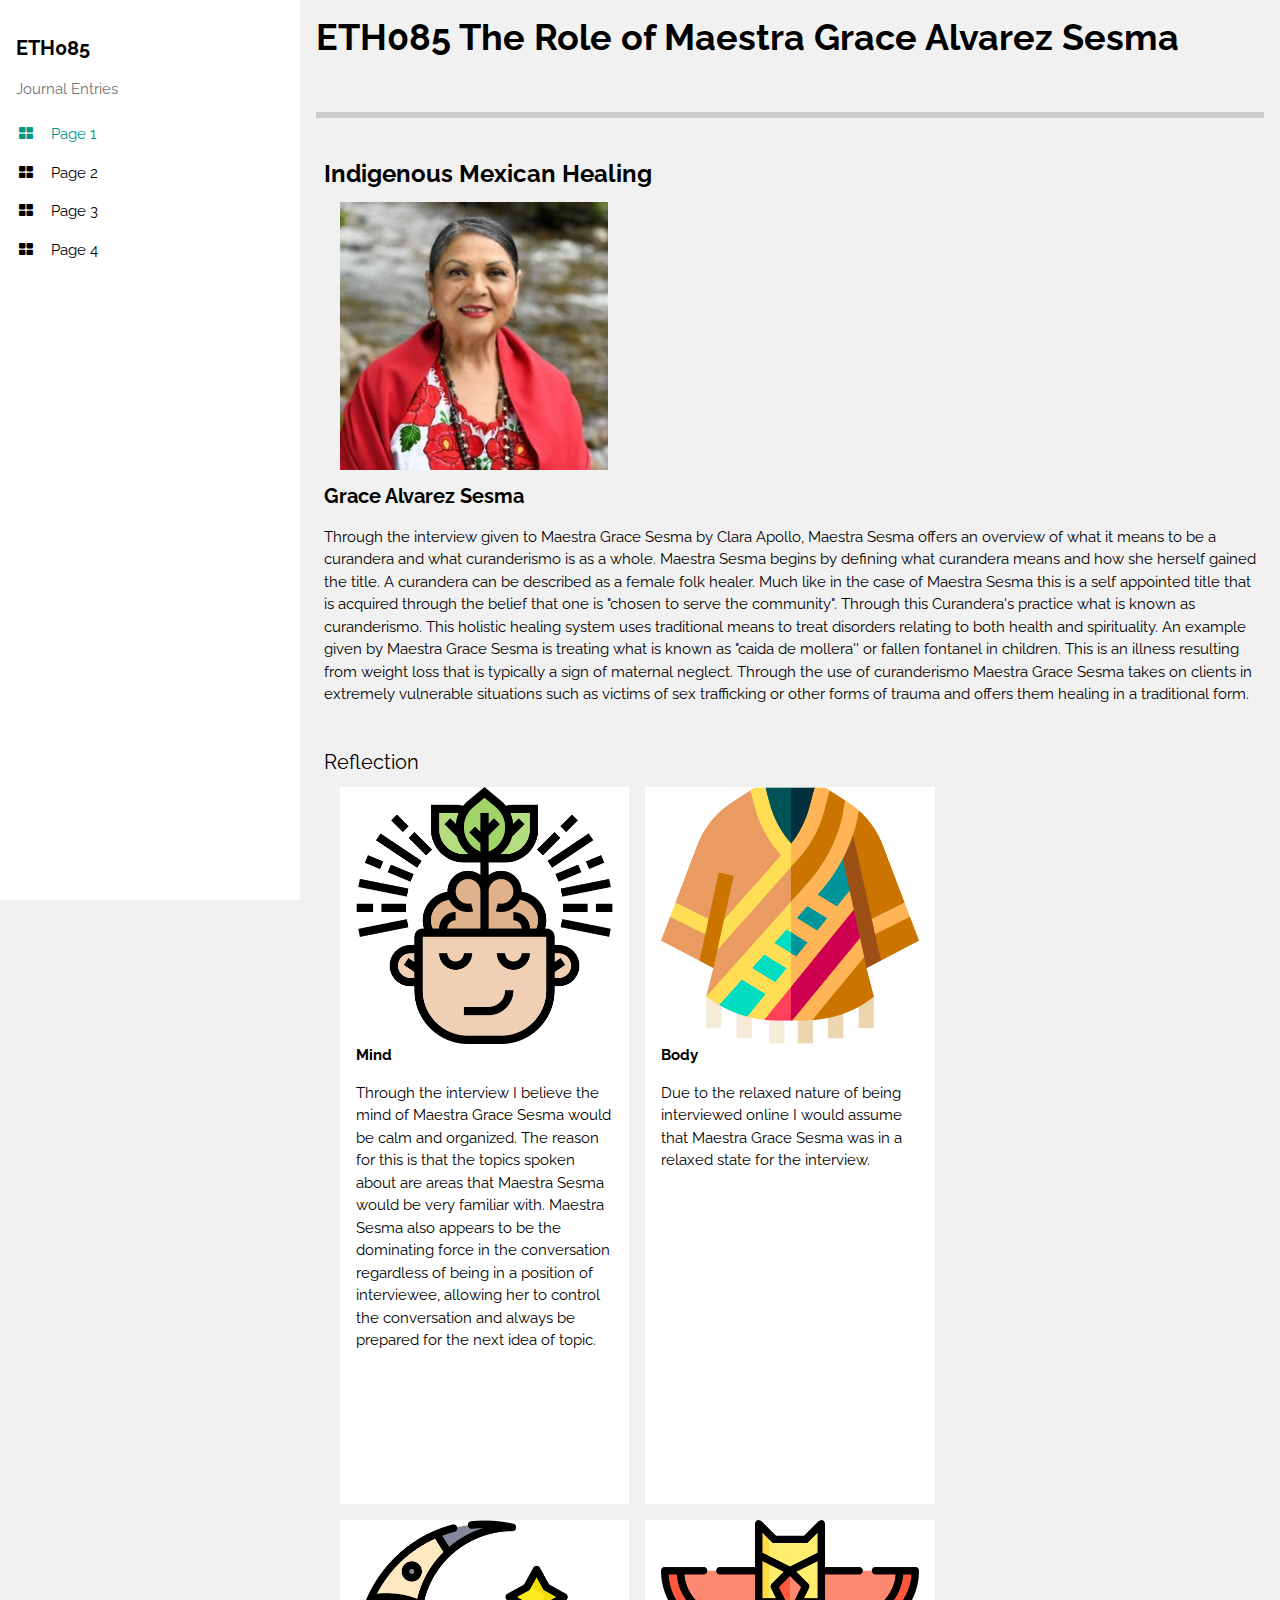
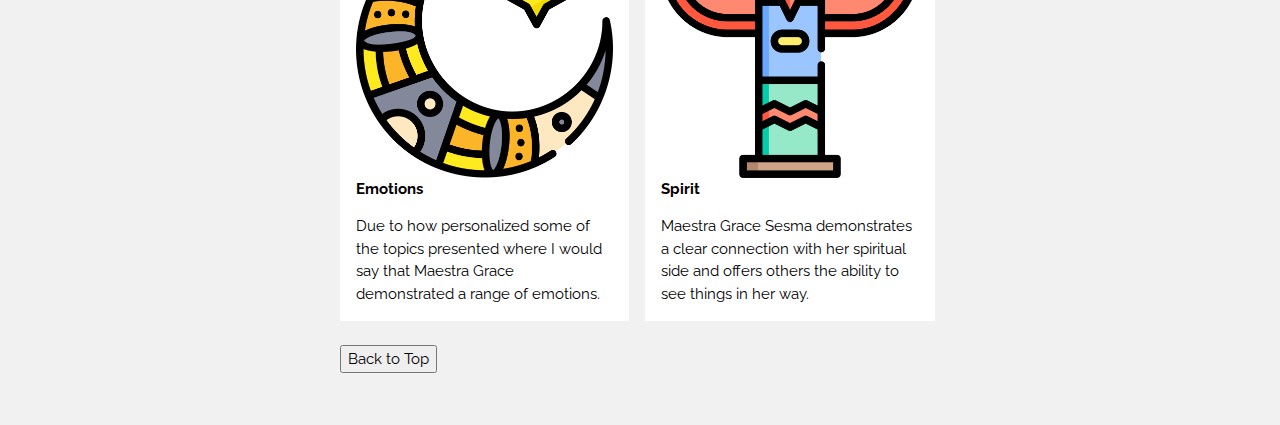
<file: index.html>
<!DOCTYPE html>
<html>
<head>
<title>Eth085 The Role of Maestra Grace Alvarez Sesma</title>
<meta charset="UTF-8">
<meta name="viewport" content="width=device-width, initial-scale=1">
<link rel="stylesheet" href="style.css">
<link rel="stylesheet" href="https://fonts.googleapis.com/css?family=Raleway">
<link rel="stylesheet" href="https://cdnjs.cloudflare.com/ajax/libs/font-awesome/4.7.0/css/font-awesome.min.css">
<style>
body,h1,h2,h3,h4,h5,h6 {font-family: "Raleway", sans-serif}
</style>
</head>
<body class="w3-light-grey w3-content" style="max-width:1600px">

<!-- Sidebar/menu -->
<nav class="w3-sidebar w3-collapse w3-white w3-animate-left" style="z-index:3;width:300px;" id="mySidebar"><br>
  <div class="w3-container">
    <a href="#" onclick="w3_close()" class="w3-hide-large w3-right w3-jumbo w3-padding w3-hover-grey" title="close menu">
      <i class="fa fa-remove"></i>
    </a>
    <h4><b>ETH085</b></h4>
    <p class="w3-text-grey">Journal Entries</p>
  </div>
  <div class="w3-bar-block">

<a href="index.html" onclick="w3_close()" class="w3-bar-item w3-button w3-padding w3-text-teal"><i class="fa fa-th-large fa-fw w3-margin-right"></i>Page 1</a> 

<a href="page2.html" onclick="w3_close()" class="w3-bar-item w3-button w3-padding"><i class="fa fa-th-large fa-fw w3-margin-right"></i>Page 2</a> 

<a href="page3.html" onclick="w3_close()" class="w3-bar-item w3-button w3-padding"><i class="fa fa-th-large fa-fw w3-margin-right"></i>Page 3</a> 

<a href="page4.html" onclick="w3_close()" class="w3-bar-item w3-button w3-padding"><i class="fa fa-th-large fa-fw w3-margin-right"></i>Page 4</a> 

  </div>

</nav>

<!-- Overlay effect when opening sidebar on small screens -->
<div class="w3-overlay w3-hide-large w3-animate-opacity" onclick="w3_close()" style="cursor:pointer" title="close side menu" id="myOverlay"></div>

<!-- !PAGE CONTENT! -->
<div class="w3-main" style="margin-left:300px">

  <!-- Header -->
  <header id="portfolio">
    <span class="w3-button w3-hide-large w3-xxlarge w3-hover-text-grey" onclick="w3_open()"><i class="fa fa-bars"></i></span>
    <div class="w3-container">
    <h1><b> ETH085 The Role of Maestra Grace Alvarez Sesma </b></h1>
    <div class="w3-section w3-bottombar w3-padding-16">
    </div>
    </div>
  </header>
  

  <div class="w3-container w3-padding-large" style="margin-bottom:32px">
    <h3><b>Indigenous Mexican Healing</b></h3>
	<img src="img/grace.jpeg" alt="" style="width:300px" class=" w3-container" >
    <h4><b>Grace Alvarez Sesma
    </b></h4>   
    <p>Through the interview given to Maestra Grace Sesma by Clara Apollo, Maestra Sesma offers an overview of what it means to be a curandera and what curanderismo is as a whole. Maestra Sesma begins by defining what curandera means and how she herself gained the title. A curandera can be described as a female folk healer. Much like in the case of Maestra Sesma this is a self appointed title that is acquired through the belief that one is "chosen to serve the community". Through this Curandera's practice what is known as curanderismo. This holistic healing system uses traditional means to treat disorders relating to both health and spirituality. An example given by Maestra Grace Sesma is treating what is known as "caida de mollera'' or fallen fontanel in children. This is an illness resulting from weight loss that is typically a sign of maternal neglect. Through the use of curanderismo Maestra Grace Sesma takes on clients in extremely vulnerable situations such as victims of sex trafficking or other forms of trauma and offers them healing in a traditional form. 
    </p>



    <hr>

    







<h4>Reflection</h4>


    <div class="w3-row-padding">
<div class="w3-third w3-container w3-margin-bottom">
	
<img src="img/philosophy.png" alt="" style="width:100%" class="w3-hover-opacity w3-container w3-white" >

<div class="w3-container w3-white change-height"

	<p><b>Mind</b></p>
	<p>Through the interview I believe the mind of Maestra Grace Sesma would be calm and organized. The reason for this is that the topics spoken about are areas that Maestra Sesma would be very familiar with. Maestra Sesma also appears to be the dominating force in the conversation regardless of being in a position of interviewee, allowing her to control the conversation and always be prepared for the next idea of topic. 
</p>
</div>

</div>







<div class="w3-third w3-container change-height">
	
<img src="img/poncho.png" alt="" style="width:100%" class="w3-hover-opacity w3-container w3-white" >

<div class="w3-container w3-white change-height"

	<p><b>Body</b></p>

	<p>Due to the relaxed nature of being interviewed online I would assume that Maestra Grace Sesma was in a relaxed state for the interview. 

</p>

</div>

</div>
    </div>




    <div class="w3-row-padding">
<div class="w3-third w3-container w3-margin-bottom">
	
<img src="img/moon.png" alt="" style="width:100%" class="w3-hover-opacity w3-container w3-white" >

<div class="w3-container w3-white"

	<p><b>Emotions</b></p>
	<p>Due to how personalized some of the topics presented where I would say that Maestra Grace demonstrated a range of emotions. 
</p>
</div>

</div>







<div class="w3-third w3-container w3-margin-bottom">
	
<img src="img/totem.png" alt="" style="width:100%" class="w3-hover-opacity w3-container w3-white" >

<div class="w3-container w3-white"

	<p><b>Spirit</b></p>

	<p>Maestra Grace Sesma demonstrates a clear connection with her spiritual side and offers others the ability to see things in her way. 

</p>
		</div>

	</div>
</div>

    
    
  
  <!-- Footer -->
 <footer>
      <a href="#portfolio" onclick="w3_close()" class="w3-bar-item w3-button w3-padding"><button>Back to Top</button></a> 
 </footer>

<!-- End page content -->
</div>

<script>
// Script to open and close sidebar
function w3_open() {
    document.getElementById("mySidebar").style.display = "block";
    document.getElementById("myOverlay").style.display = "block";
}
 
function w3_close() {
    document.getElementById("mySidebar").style.display = "none";
    document.getElementById("myOverlay").style.display = "none";
}
</script>

</body>
</html>
</file>
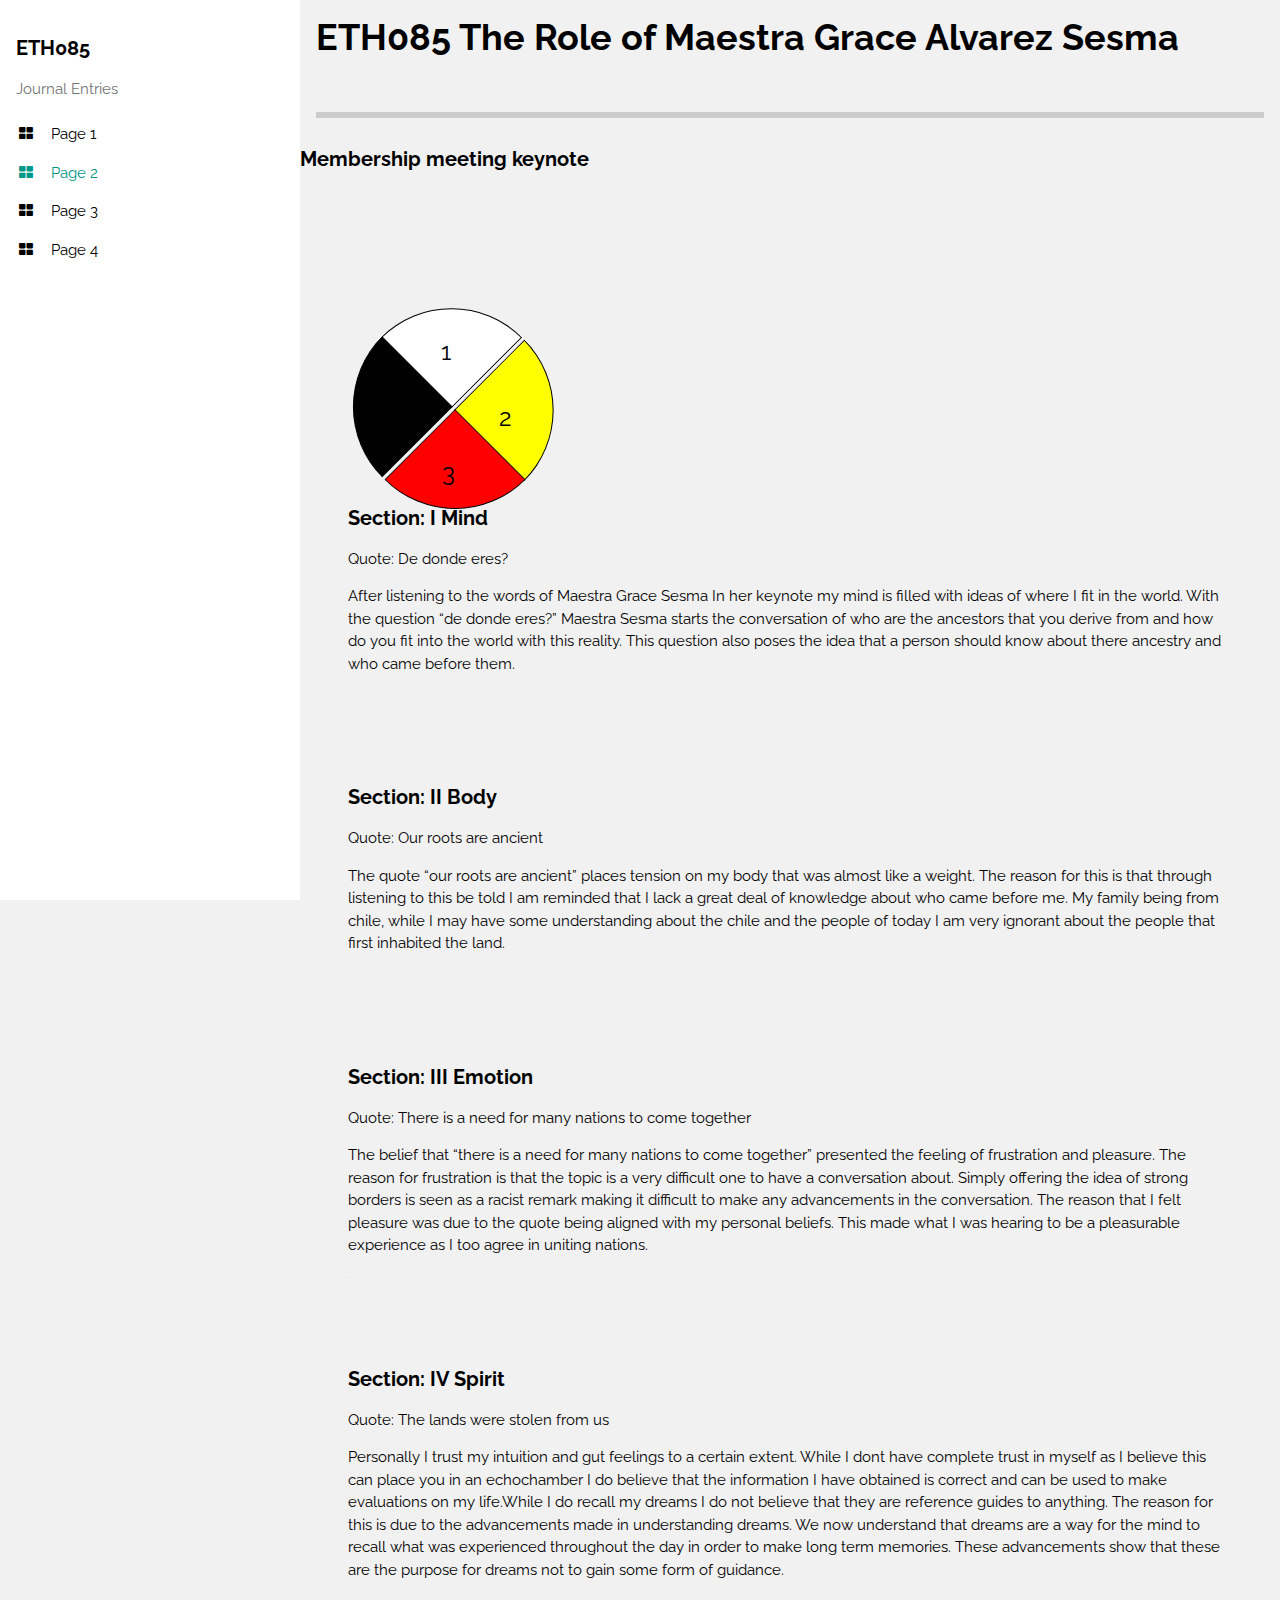
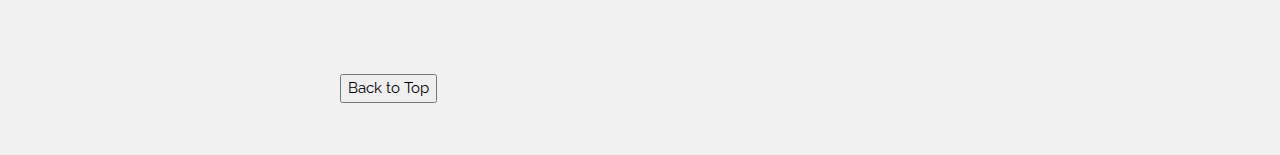
<file: page2.html>
<!DOCTYPE html>
<html>
<head>
<title>Page 2</title>
<meta charset="UTF-8">
<meta name="viewport" content="width=device-width, initial-scale=1">
<link rel="stylesheet" href="style.css">
<link rel="stylesheet" href="https://fonts.googleapis.com/css?family=Raleway">
<link rel="stylesheet" href="https://cdnjs.cloudflare.com/ajax/libs/font-awesome/4.7.0/css/font-awesome.min.css">
<style>
body,h1,h2,h3,h4,h5,h6 {font-family: "Raleway", sans-serif}
</style>
</head>
<body class="w3-light-grey w3-content" style="max-width:1600px">

<!-- Sidebar/menu -->
<nav class="w3-sidebar w3-collapse w3-white w3-animate-left" style="z-index:3;width:300px;" id="mySidebar"><br>
  <div class="w3-container">
    <a href="#" onclick="w3_close()" class="w3-hide-large w3-right w3-jumbo w3-padding w3-hover-grey" title="close menu">
      <i class="fa fa-remove"></i>
    </a>
    <h4><b>ETH085</b></h4>
    <p class="w3-text-grey">Journal Entries</p>
  </div>
  <div class="w3-bar-block">

<a href="index.html" onclick="w3_close()" class="w3-bar-item w3-button w3-padding"><i class="fa fa-th-large fa-fw w3-margin-right"></i>Page 1</a> 

<a href="page3.html" onclick="w3_close()" class="w3-bar-item w3-button w3-padding w3-text-teal"><i class="fa fa-th-large fa-fw w3-margin-right"></i>Page 2</a> 

<a href="page3.html" onclick="w3_close()" class="w3-bar-item w3-button w3-padding"><i class="fa fa-th-large fa-fw w3-margin-right"></i>Page 3</a> 

<a href="page4.html" onclick="w3_close()" class="w3-bar-item w3-button w3-padding"><i class="fa fa-th-large fa-fw w3-margin-right"></i>Page 4</a> 

  </div>

</nav>

<!-- Overlay effect when opening sidebar on small screens -->
<div class="w3-overlay w3-hide-large w3-animate-opacity" onclick="w3_close()" style="cursor:pointer" title="close side menu" id="myOverlay"></div>

<!-- !PAGE CONTENT! -->
<div class="w3-main" style="margin-left:300px">

  <!-- Header -->
  <header id="portfolio">
    <span class="w3-button w3-hide-large w3-xxlarge w3-hover-text-grey" onclick="w3_open()"><i class="fa fa-bars"></i></span>
    <div class="w3-container">
    <h1><b>ETH085 The Role of Maestra Grace Alvarez Sesma</b></h1>
    <div class="w3-section w3-bottombar w3-padding-16">
    </div>
    </div>
  </header>
 
<h4><b>Membership meeting keynote</b></h4>
  <div class="w3-container w3-padding-large" style="margin-bottom:32px">
 

<div class="w3-third w3-container">

	<!-- Health Wheel -->
<div class="main">
  <div class="parent-div">
      <div class="part1"><span>1</span></div>
      <div class="part2"><span>2</span></div>
    </div>
  <div  class="parent-div">
      <div class="part3"><span>4</span></div>
      <div class="part4 coloring"><span>3</span></div>
  </div>
</div>
</div>










  <div class="w3-container w3-padding-large" style="margin-bottom:32px">
    <h4><b>Section: I Mind</b></h4>
    <p>Quote: De donde eres?</p>
    <p>After listening to the words of Maestra Grace Sesma In her keynote my mind is filled with ideas of where I fit in the world. With the question “de donde eres?” Maestra Sesma starts the conversation of who are the ancestors that you derive from and how do you fit into the world with this reality. This question also poses the idea that a person should know about there ancestry and who came before them. 
    </p>

    <hr>
  </div>


  <div class="w3-container w3-padding-large" style="margin-bottom:32px">
    <h4><b>Section: II Body</b></h4>
    <p>Quote: Our roots are ancient</p>
    <p>The quote “our roots are ancient” places tension on my body that was almost like a weight. The reason for this is that through listening to this be told I am reminded that I lack a great deal of knowledge about who came before me. My family being from chile, while I may have some understanding about the  chile and the people of today I am very ignorant about the people that first inhabited the land. 

    </p>

    <hr>
  </div>






  <div class="w3-container w3-padding-large" style="margin-bottom:32px">
    <h4><b>Section: III Emotion</b></h4>
    <p>Quote: There is a need for many nations to come together</p>
    <p>The belief that “there is a need for many nations to come together” presented the feeling of frustration and pleasure. The reason for frustration is that the topic is a very difficult one to have a conversation about. Simply offering the idea of strong borders is seen as a racist remark making it difficult to make any advancements in the conversation. The reason that I felt pleasure was due to the quote being aligned with my personal beliefs. This made what I was hearing to be a pleasurable experience as I too agree in uniting nations. </p>

    <hr>
  </div>






  <div class="w3-container w3-padding-large" style="margin-bottom:32px">
    <h4><b>Section: IV Spirit</b></h4>
        <p>Quote: The lands were stolen from us</p>
    <p>Personally I trust my intuition and gut feelings to a certain extent. While I dont have complete trust in myself as I believe this can place you in an echochamber I do believe that the information I have obtained is correct and can be used to make evaluations on my life.While I do recall my dreams I do not believe that they are reference guides to anything. The reason for this is due to the advancements made in understanding dreams. We now understand that dreams are a way for the mind to recall what was experienced throughout the day in order to make long term memories. These advancements show that these are the purpose for dreams not to gain some form of guidance.  


    </p>

    <hr>
  </div>



    
    
  
  <!-- Footer -->
 <footer>
      <a href="#portfolio" onclick="w3_close()" class="w3-bar-item w3-button w3-padding"><button>Back to Top</button></a> 
 </footer>

<!-- End page content -->
</div>

<script>
// Script to open and close sidebar
function w3_open() {
    document.getElementById("mySidebar").style.display = "block";
    document.getElementById("myOverlay").style.display = "block";
}
 
function w3_close() {
    document.getElementById("mySidebar").style.display = "none";
    document.getElementById("myOverlay").style.display = "none";
}
</script>

</body>
</html>
</file>
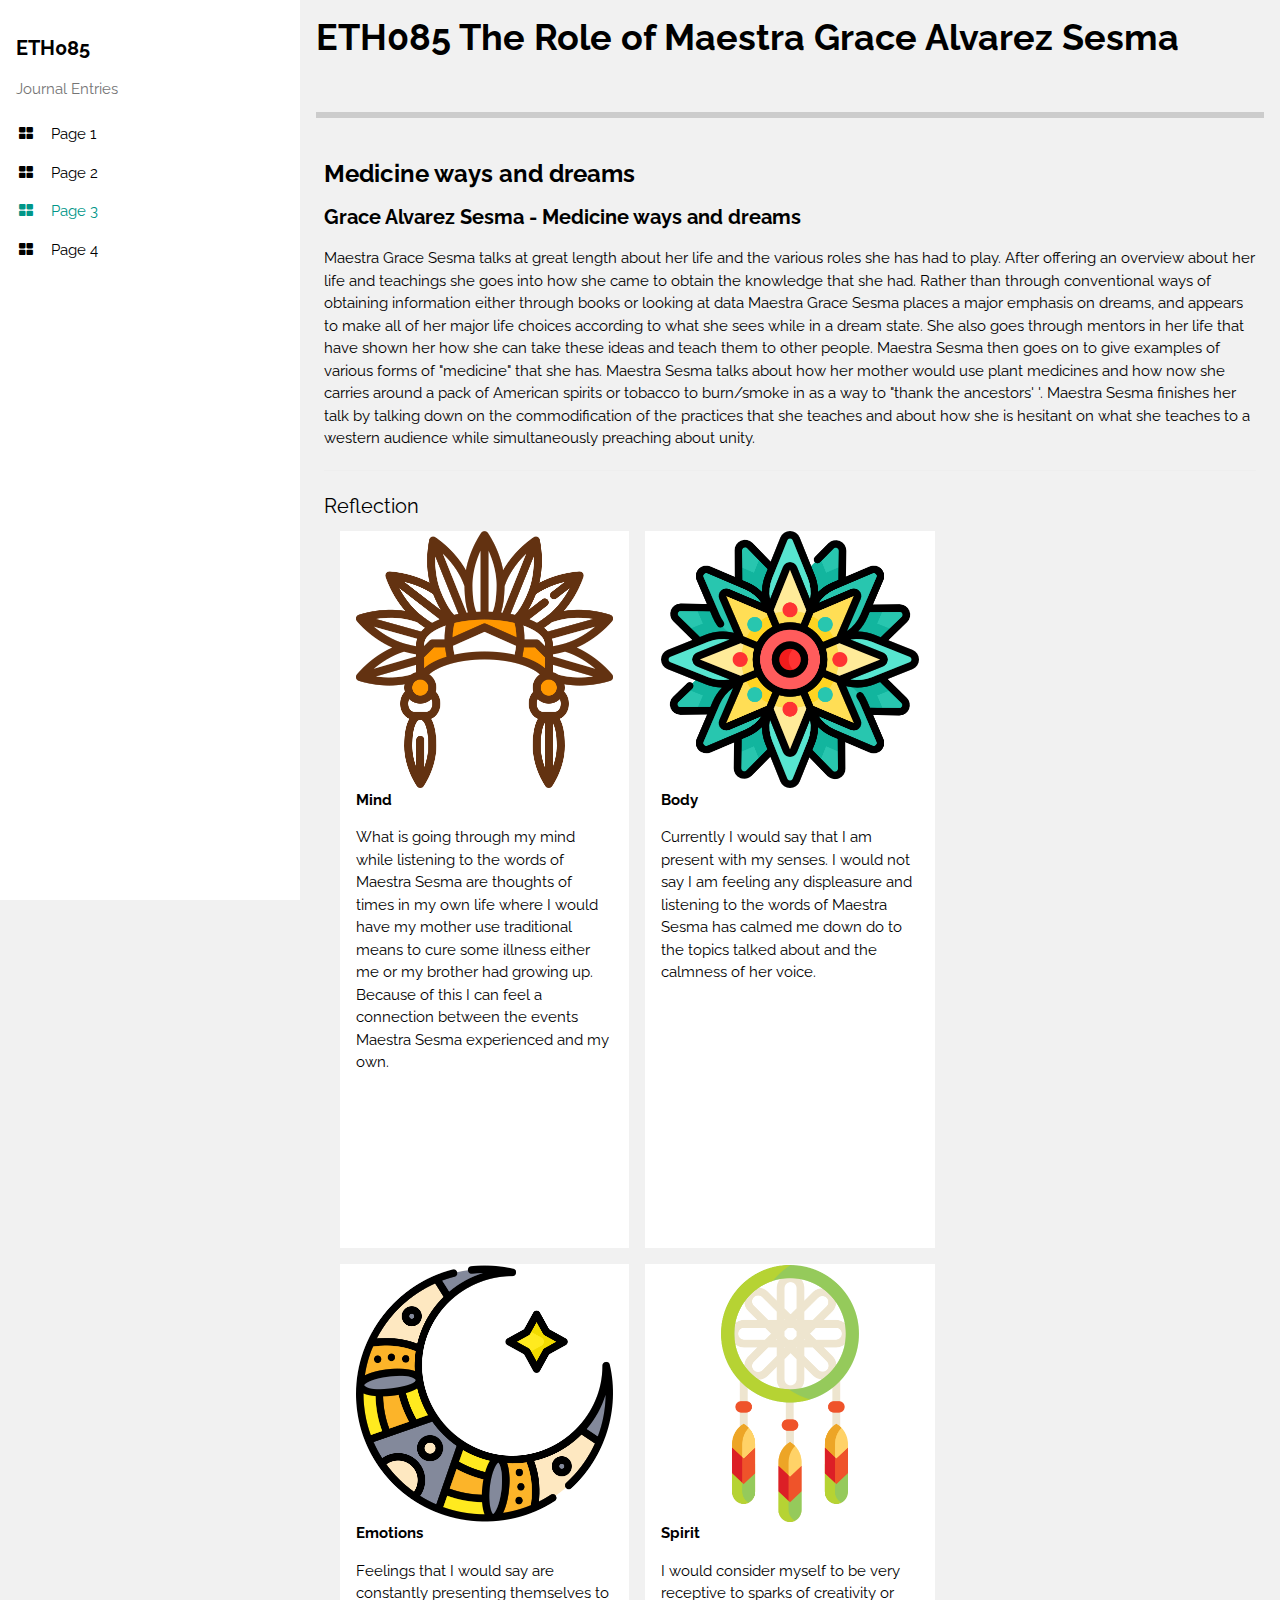
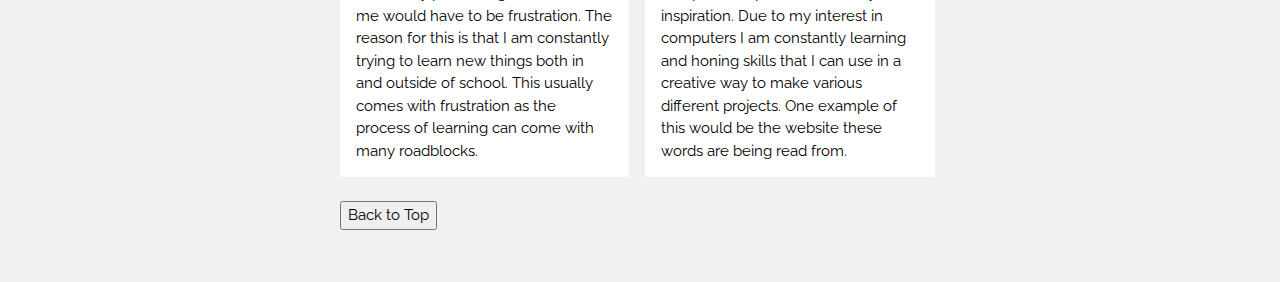
<file: page3.html>
<!DOCTYPE html>
<html>
<head>
<title>Eth085 The Role of Maestra Grace Alvarez Sesma</title>
<meta charset="UTF-8">
<meta name="viewport" content="width=device-width, initial-scale=1">
<link rel="stylesheet" href="style.css">
<link rel="stylesheet" href="https://fonts.googleapis.com/css?family=Raleway">
<link rel="stylesheet" href="https://cdnjs.cloudflare.com/ajax/libs/font-awesome/4.7.0/css/font-awesome.min.css">
<style>
body,h1,h2,h3,h4,h5,h6 {font-family: "Raleway", sans-serif}
</style>
</head>
<body class="w3-light-grey w3-content" style="max-width:1600px">

<!-- Sidebar/menu -->
<nav class="w3-sidebar w3-collapse w3-white w3-animate-left" style="z-index:3;width:300px;" id="mySidebar"><br>
  <div class="w3-container">
    <a href="#" onclick="w3_close()" class="w3-hide-large w3-right w3-jumbo w3-padding w3-hover-grey" title="close menu">
      <i class="fa fa-remove"></i>
    </a>
    <h4><b>ETH085</b></h4>
    <p class="w3-text-grey">Journal Entries</p>
  </div>
  <div class="w3-bar-block">

<a href="index.html" onclick="w3_close()" class="w3-bar-item w3-button w3-padding"><i class="fa fa-th-large fa-fw w3-margin-right"></i>Page 1</a> 

<a href="page2.html" onclick="w3_close()" class="w3-bar-item w3-button w3-padding"><i class="fa fa-th-large fa-fw w3-margin-right"></i>Page 2</a> 

<a href="page3.html" onclick="w3_close()" class="w3-bar-item w3-button w3-padding w3-text-teal"><i class="fa fa-th-large fa-fw w3-margin-right"></i>Page 3</a> 

<a href="page4.html" onclick="w3_close()" class="w3-bar-item w3-button w3-padding"><i class="fa fa-th-large fa-fw w3-margin-right"></i>Page 4</a> 

  </div>

</nav>

<!-- Overlay effect when opening sidebar on small screens -->
<div class="w3-overlay w3-hide-large w3-animate-opacity" onclick="w3_close()" style="cursor:pointer" title="close side menu" id="myOverlay"></div>

<!-- !PAGE CONTENT! -->
<div class="w3-main" style="margin-left:300px">

  <!-- Header -->
  <header id="portfolio">
    <span class="w3-button w3-hide-large w3-xxlarge w3-hover-text-grey" onclick="w3_open()"><i class="fa fa-bars"></i></span>
    <div class="w3-container">
    <h1><b> ETH085 The Role of Maestra Grace Alvarez Sesma </b></h1>
    <div class="w3-section w3-bottombar w3-padding-16">
    </div>
    </div>
  </header>
  

  <div class="w3-container w3-padding-large" style="margin-bottom:32px">
    <h3><b>Medicine ways and dreams</b></h3>
    <h4><b>Grace Alvarez Sesma - Medicine ways and dreams
    </b></h4>   
    <p>Maestra Grace Sesma talks at great length about her life and the various roles she has had to play. After offering an overview about her life and teachings she goes into how she came to obtain the knowledge that she had. Rather than through conventional ways of obtaining information either through books or looking at data Maestra Grace Sesma places a major emphasis on dreams, and appears to make all of her major life choices according to what she sees while in a dream state. She also goes through mentors in her life that have shown her how she can take these ideas and teach them to other people. Maestra Sesma then goes on to give examples of various forms of "medicine" that she has. Maestra Sesma talks about how her mother would use plant medicines and how now she carries around a pack of American spirits or tobacco to burn/smoke in as a way to "thank the ancestors' '. Maestra Sesma finishes her talk by talking down on the commodification of the practices that she teaches and about how she is hesitant on what she teaches to a western audience while simultaneously preaching about unity. </p>

  </p>

    <hr>

    







<h4>Reflection</h4>


    <div class="w3-row-padding">
<div class="w3-third w3-container w3-margin-bottom">
	
<img src="img/native-american.png" alt="" style="width:100%" class="w3-hover-opacity w3-container w3-white" >

<div class="w3-container w3-white change-height"

	<p><b>Mind</b></p>

  <p>What is going through my mind while listening to the words of Maestra Sesma are thoughts of times in my own life where I would have my mother use traditional means to cure some illness either me or my brother had growing up. Because of this I can feel a connection between the events Maestra Sesma experienced and my own. </p>

</div>

</div>







<div class="w3-third w3-container change-height">
	
<img src="img/native.png" alt="" style="width:100%" class="w3-hover-opacity w3-container w3-white" >

<div class="w3-container w3-white change-height"

	<p><b>Body</b></p>
  <p>Currently I would say that I am present with my senses. I would not say I am feeling any displeasure and listening to the words of Maestra Sesma has calmed me down do to the topics talked about and the calmness of her voice. 
  </p>

</div>

</div>
    </div>




    <div class="w3-row-padding">
<div class="w3-third w3-container w3-margin-bottom">
	
<img src="img/moon.png" alt="" style="width:100%" class="w3-hover-opacity w3-container w3-white" >

<div class="w3-container w3-white"

	<p><b>Emotions</b></p>
  <p>Feelings that I would say are constantly presenting themselves to me would have to be frustration. The reason for this is that I am constantly trying to learn new things both in and outside of school. This usually comes with frustration as the process of learning can come with many roadblocks. 
  </p>

</div>

</div>







<div class="w3-third w3-container w3-margin-bottom">
	
<img src="img/dreamcatcher.png" alt="" style="width:100%" class="w3-hover-opacity w3-container w3-white" >

<div class="w3-container w3-white"

	<p><b>Spirit</b></p>

  <p>I would consider myself to be very receptive to sparks of creativity or inspiration. Due to my interest in computers I am constantly learning and honing skills that I can use in a creative way to make various different projects. One example of this would be the website these words are being read from. 
  </p>

	</div>

	</div>
</div>

    
    
  
  <!-- Footer -->
 <footer>
      <a href="#portfolio" onclick="w3_close()" class="w3-bar-item w3-button w3-padding"><button>Back to Top</button></a> 
 </footer>

<!-- End page content -->
</div>

<script>
// Script to open and close sidebar
function w3_open() {
    document.getElementById("mySidebar").style.display = "block";
    document.getElementById("myOverlay").style.display = "block";
}
 
function w3_close() {
    document.getElementById("mySidebar").style.display = "none";
    document.getElementById("myOverlay").style.display = "none";
}
</script>

</body>
</html>
</file>
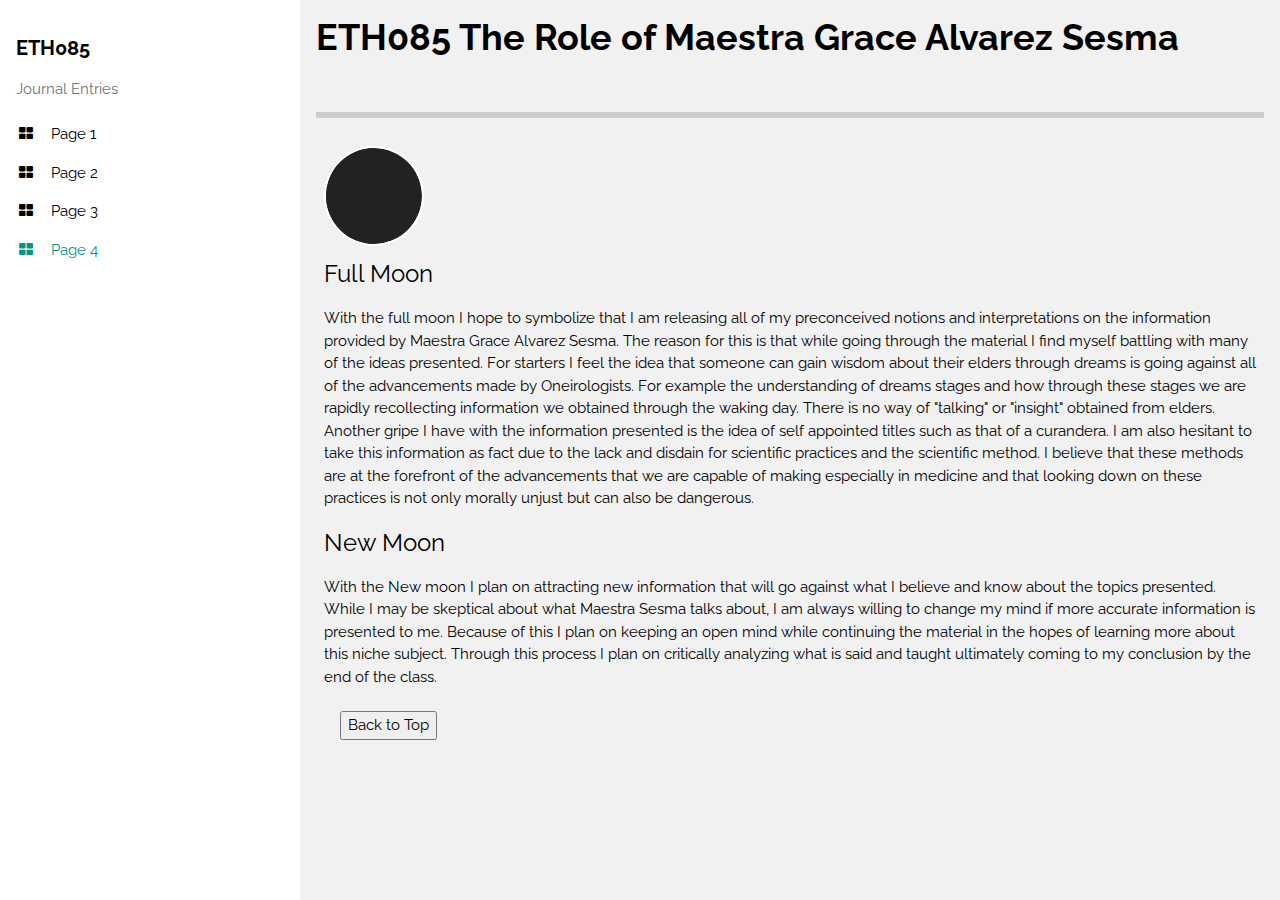
<file: page4.html>
<!DOCTYPE html>
<html>
<head>
<title>Page 3</title>
<meta charset="UTF-8">
<meta name="viewport" content="width=device-width, initial-scale=1">
<link rel="stylesheet" href="style.css">
<link rel="stylesheet" href="https://fonts.googleapis.com/css?family=Raleway">
<link rel="stylesheet" href="https://cdnjs.cloudflare.com/ajax/libs/font-awesome/4.7.0/css/font-awesome.min.css">
<style>
body,h1,h2,h3,h4,h5,h6 {font-family: "Raleway", sans-serif}
</style>
</head>
<body class="w3-light-grey w3-content" style="max-width:1600px">

<!-- Sidebar/menu -->
<nav class="w3-sidebar w3-collapse w3-white w3-animate-left" style="z-index:3;width:300px;" id="mySidebar"><br>
  <div class="w3-container">
    <a href="#" onclick="w3_close()" class="w3-hide-large w3-right w3-jumbo w3-padding w3-hover-grey" title="close menu">
      <i class="fa fa-remove"></i>
    </a>
    <h4><b>ETH085</b></h4>
    <p class="w3-text-grey">Journal Entries</p>
  </div>
  <div class="w3-bar-block">

<a href="index.html" onclick="w3_close()" class="w3-bar-item w3-button w3-padding"><i class="fa fa-th-large fa-fw w3-margin-right"></i>Page 1</a> 

<a href="page2.html" onclick="w3_close()" class="w3-bar-item w3-button w3-padding"><i class="fa fa-th-large fa-fw w3-margin-right"></i>Page 2</a> 

<a href="page3.html" onclick="w3_close()" class="w3-bar-item w3-button w3-padding"><i class="fa fa-th-large fa-fw w3-margin-right"></i>Page 3</a> 

<a href="page4.html" onclick="w3_close()" class="w3-bar-item w3-button w3-padding w3-text-teal"><i class="fa fa-th-large fa-fw w3-margin-right"></i>Page 4</a> 

  </div>

</nav>

<!-- Overlay effect when opening sidebar on small screens -->
<div class="w3-overlay w3-hide-large w3-animate-opacity" onclick="w3_close()" style="cursor:pointer" title="close side menu" id="myOverlay"></div>

<!-- !PAGE CONTENT! -->
<div class="w3-main" style="margin-left:300px">

  <!-- Header -->
  <header id="portfolio">
    <span class="w3-button w3-hide-large w3-xxlarge w3-hover-text-grey" onclick="w3_open()"><i class="fa fa-bars"></i></span>
    <div class="w3-container">
    <h1><b>ETH085 The Role of Maestra Grace Alvarez Sesma</b></h1>
    <div class="w3-section w3-bottombar w3-padding-16">
    </div>
    </div>
  </header>
  

  <div class="w3-container w3-padding-large" style="margin-bottom:32px">

<div class="moon">
  <div class="disc"></div>
</div>

<h3>Full Moon</h3>
<p>With the full moon I hope to symbolize that I am releasing all of my preconceived notions and interpretations on the information provided by Maestra Grace Alvarez Sesma. The reason for this is that while going through the material I find myself battling with many of the ideas presented. For starters I feel the idea that someone can gain wisdom about their elders through dreams is going against all of the advancements made by Oneirologists. For example the understanding of dreams stages and how through these stages we are rapidly recollecting information we obtained through the waking day. There is no way of "talking" or "insight" obtained from elders. Another gripe I have with the information presented is the idea of self appointed titles such as that of a curandera. I am also hesitant to take this information as fact due to the lack and disdain for scientific practices and the scientific method. I believe that these methods are at the forefront of the advancements that we are capable of making especially in medicine and that looking down on these practices is not only morally unjust but can also be dangerous. </p>

<h3>New Moon</h3>
<p>With the New moon I plan on attracting new information that will go against what I believe and know about the topics presented. While I may be skeptical about what Maestra Sesma talks about, I am always willing to change my mind if more accurate information is presented to me. Because of this I plan on keeping an open mind while continuing the material in the hopes of learning more about this niche subject. Through this process I plan on critically analyzing what is said and taught ultimately coming to my conclusion by the end of the class. 

</p>

    
    
  
  <!-- Footer -->
 <footer>
      <a href="#portfolio" onclick="w3_close()" class="w3-bar-item w3-button w3-padding"><button>Back to Top</button></a> 
 </footer>

<!-- End page content -->
</div>

<script>
// Script to open and close sidebar
function w3_open() {
    document.getElementById("mySidebar").style.display = "block";
    document.getElementById("myOverlay").style.display = "block";
}
 
function w3_close() {
    document.getElementById("mySidebar").style.display = "none";
    document.getElementById("myOverlay").style.display = "none";
}
</script>

</body>
</html>
</file>
<file: style.css>
/* W3.CSS 4.15 December 2020 by Jan Egil and Borge Refsnes */
html{box-sizing:border-box}*,*:before,*:after{box-sizing:inherit}
/* Extract from normalize.css by Nicolas Gallagher and Jonathan Neal git.io/normalize */
html{-ms-text-size-adjust:100%;-webkit-text-size-adjust:100%}body{margin:0}
article,aside,details,figcaption,figure,footer,header,main,menu,nav,section{display:block}summary{display:list-item}
audio,canvas,progress,video{display:inline-block}progress{vertical-align:baseline}
audio:not([controls]){display:none;height:0}[hidden],template{display:none}
a{background-color:transparent}a:active,a:hover{outline-width:0}
abbr[title]{border-bottom:none;text-decoration:underline;text-decoration:underline dotted}
b,strong{font-weight:bolder}dfn{font-style:italic}mark{background:#ff0;color:#000}
small{font-size:80%}sub,sup{font-size:75%;line-height:0;position:relative;vertical-align:baseline}
sub{bottom:-0.25em}sup{top:-0.5em}figure{margin:1em 40px}img{border-style:none}
code,kbd,pre,samp{font-family:monospace,monospace;font-size:1em}hr{box-sizing:content-box;height:0;overflow:visible}
button,input,select,textarea,optgroup{font:inherit;margin:0}optgroup{font-weight:bold}
button,input{overflow:visible}button,select{text-transform:none}
button,[type=button],[type=reset],[type=submit]{-webkit-appearance:button}
button::-moz-focus-inner,[type=button]::-moz-focus-inner,[type=reset]::-moz-focus-inner,[type=submit]::-moz-focus-inner{border-style:none;padding:0}
button:-moz-focusring,[type=button]:-moz-focusring,[type=reset]:-moz-focusring,[type=submit]:-moz-focusring{outline:1px dotted ButtonText}
fieldset{border:1px solid #c0c0c0;margin:0 2px;padding:.35em .625em .75em}
legend{color:inherit;display:table;max-width:100%;padding:0;white-space:normal}textarea{overflow:auto}
[type=checkbox],[type=radio]{padding:0}
[type=number]::-webkit-inner-spin-button,[type=number]::-webkit-outer-spin-button{height:auto}
[type=search]{-webkit-appearance:textfield;outline-offset:-2px}
[type=search]::-webkit-search-decoration{-webkit-appearance:none}
::-webkit-file-upload-button{-webkit-appearance:button;font:inherit}
/* End extract */
html,body{font-family:Verdana,sans-serif;font-size:15px;line-height:1.5}html{overflow-x:hidden}
h1{font-size:36px}h2{font-size:30px}h3{font-size:24px}h4{font-size:20px}h5{font-size:18px}h6{font-size:16px}
.w3-serif{font-family:serif}.w3-sans-serif{font-family:sans-serif}.w3-cursive{font-family:cursive}.w3-monospace{font-family:monospace}
h1,h2,h3,h4,h5,h6{font-family:"Segoe UI",Arial,sans-serif;font-weight:400;margin:10px 0}.w3-wide{letter-spacing:4px}
hr{border:0;border-top:1px solid #eee;margin:20px 0}
.w3-image{max-width:100%;height:auto}img{vertical-align:middle}a{color:inherit}
.w3-table,.w3-table-all{border-collapse:collapse;border-spacing:0;width:100%;display:table}.w3-table-all{border:1px solid #ccc}
.w3-bordered tr,.w3-table-all tr{border-bottom:1px solid #ddd}.w3-striped tbody tr:nth-child(even){background-color:#f1f1f1}
.w3-table-all tr:nth-child(odd){background-color:#fff}.w3-table-all tr:nth-child(even){background-color:#f1f1f1}
.w3-hoverable tbody tr:hover,.w3-ul.w3-hoverable li:hover{background-color:#ccc}.w3-centered tr th,.w3-centered tr td{text-align:center}
.w3-table td,.w3-table th,.w3-table-all td,.w3-table-all th{padding:8px 8px;display:table-cell;text-align:left;vertical-align:top}
.w3-table th:first-child,.w3-table td:first-child,.w3-table-all th:first-child,.w3-table-all td:first-child{padding-left:16px}
.w3-btn,.w3-button{border:none;display:inline-block;padding:8px 16px;vertical-align:middle;overflow:hidden;text-decoration:none;color:inherit;background-color:inherit;text-align:center;cursor:pointer;white-space:nowrap}
.w3-btn:hover{box-shadow:0 8px 16px 0 rgba(0,0,0,0.2),0 6px 20px 0 rgba(0,0,0,0.19)}
.w3-btn,.w3-button{-webkit-touch-callout:none;-webkit-user-select:none;-khtml-user-select:none;-moz-user-select:none;-ms-user-select:none;user-select:none}   
.w3-disabled,.w3-btn:disabled,.w3-button:disabled{cursor:not-allowed;opacity:0.3}.w3-disabled *,:disabled *{pointer-events:none}
.w3-btn.w3-disabled:hover,.w3-btn:disabled:hover{box-shadow:none}
.w3-badge,.w3-tag{background-color:#000;color:#fff;display:inline-block;padding-left:8px;padding-right:8px;text-align:center}.w3-badge{border-radius:50%}
.w3-ul{list-style-type:none;padding:0;margin:0}.w3-ul li{padding:8px 16px;border-bottom:1px solid #ddd}.w3-ul li:last-child{border-bottom:none}
.w3-tooltip,.w3-display-container{position:relative}.w3-tooltip .w3-text{display:none}.w3-tooltip:hover .w3-text{display:inline-block}
.w3-ripple:active{opacity:0.5}.w3-ripple{transition:opacity 0s}
.w3-input{padding:8px;display:block;border:none;border-bottom:1px solid #ccc;width:100%}
.w3-select{padding:9px 0;width:100%;border:none;border-bottom:1px solid #ccc}
.w3-dropdown-click,.w3-dropdown-hover{position:relative;display:inline-block;cursor:pointer}
.w3-dropdown-hover:hover .w3-dropdown-content{display:block}
.w3-dropdown-hover:first-child,.w3-dropdown-click:hover{background-color:#ccc;color:#000}
.w3-dropdown-hover:hover > .w3-button:first-child,.w3-dropdown-click:hover > .w3-button:first-child{background-color:#ccc;color:#000}
.w3-dropdown-content{cursor:auto;color:#000;background-color:#fff;display:none;position:absolute;min-width:160px;margin:0;padding:0;z-index:1}
.w3-check,.w3-radio{width:24px;height:24px;position:relative;top:6px}
.w3-sidebar{height:100%;width:200px;background-color:#fff;position:fixed!important;z-index:1;overflow:auto}
.w3-bar-block .w3-dropdown-hover,.w3-bar-block .w3-dropdown-click{width:100%}
.w3-bar-block .w3-dropdown-hover .w3-dropdown-content,.w3-bar-block .w3-dropdown-click .w3-dropdown-content{min-width:100%}
.w3-bar-block .w3-dropdown-hover .w3-button,.w3-bar-block .w3-dropdown-click .w3-button{width:100%;text-align:left;padding:8px 16px}
.w3-main,#main{transition:margin-left .4s}
.w3-modal{z-index:3;display:none;padding-top:100px;position:fixed;left:0;top:0;width:100%;height:100%;overflow:auto;background-color:rgb(0,0,0);background-color:rgba(0,0,0,0.4)}
.w3-modal-content{margin:auto;background-color:#fff;position:relative;padding:0;outline:0;width:600px}
.w3-bar{width:100%;overflow:hidden}.w3-center .w3-bar{display:inline-block;width:auto}
.w3-bar .w3-bar-item{padding:8px 16px;float:left;width:auto;border:none;display:block;outline:0}
.w3-bar .w3-dropdown-hover,.w3-bar .w3-dropdown-click{position:static;float:left}
.w3-bar .w3-button{white-space:normal}
.w3-bar-block .w3-bar-item{width:100%;display:block;padding:8px 16px;text-align:left;border:none;white-space:normal;float:none;outline:0}
.w3-bar-block.w3-center .w3-bar-item{text-align:center}.w3-block{display:block;width:100%}
.w3-responsive{display:block;overflow-x:auto}
.w3-container:after,.w3-container:before,.w3-panel:after,.w3-panel:before,.w3-row:after,.w3-row:before,.w3-row-padding:after,.w3-row-padding:before,
.w3-cell-row:before,.w3-cell-row:after,.w3-clear:after,.w3-clear:before,.w3-bar:before,.w3-bar:after{content:"";display:table;clear:both}
.w3-col,.w3-half,.w3-third,.w3-twothird,.w3-threequarter,.w3-quarter{float:left;width:100%}
.w3-col.s1{width:8.33333%}.w3-col.s2{width:16.66666%}.w3-col.s3{width:24.99999%}.w3-col.s4{width:33.33333%}
.w3-col.s5{width:41.66666%}.w3-col.s6{width:49.99999%}.w3-col.s7{width:58.33333%}.w3-col.s8{width:66.66666%}
.w3-col.s9{width:74.99999%}.w3-col.s10{width:83.33333%}.w3-col.s11{width:91.66666%}.w3-col.s12{width:99.99999%}
@media (min-width:601px){.w3-col.m1{width:8.33333%}.w3-col.m2{width:16.66666%}.w3-col.m3,.w3-quarter{width:24.99999%}.w3-col.m4,.w3-third{width:33.33333%}
.w3-col.m5{width:41.66666%}.w3-col.m6,.w3-half{width:49.99999%}.w3-col.m7{width:58.33333%}.w3-col.m8,.w3-twothird{width:66.66666%}
.w3-col.m9,.w3-threequarter{width:74.99999%}.w3-col.m10{width:83.33333%}.w3-col.m11{width:91.66666%}.w3-col.m12{width:99.99999%}}
@media (min-width:993px){.w3-col.l1{width:8.33333%}.w3-col.l2{width:16.66666%}.w3-col.l3{width:24.99999%}.w3-col.l4{width:33.33333%}
.w3-col.l5{width:41.66666%}.w3-col.l6{width:49.99999%}.w3-col.l7{width:58.33333%}.w3-col.l8{width:66.66666%}
.w3-col.l9{width:74.99999%}.w3-col.l10{width:83.33333%}.w3-col.l11{width:91.66666%}.w3-col.l12{width:99.99999%}}
.w3-rest{overflow:hidden}.w3-stretch{margin-left:-16px;margin-right:-16px}
.w3-content,.w3-auto{margin-left:auto;margin-right:auto}.w3-content{max-width:980px}.w3-auto{max-width:1140px}
.w3-cell-row{display:table;width:100%}.w3-cell{display:table-cell}
.w3-cell-top{vertical-align:top}.w3-cell-middle{vertical-align:middle}.w3-cell-bottom{vertical-align:bottom}
.w3-hide{display:none!important}.w3-show-block,.w3-show{display:block!important}.w3-show-inline-block{display:inline-block!important}
@media (max-width:1205px){.w3-auto{max-width:95%}}
@media (max-width:600px){.w3-modal-content{margin:0 10px;width:auto!important}.w3-modal{padding-top:30px}
.w3-dropdown-hover.w3-mobile .w3-dropdown-content,.w3-dropdown-click.w3-mobile .w3-dropdown-content{position:relative}	
.w3-hide-small{display:none!important}.w3-mobile{display:block;width:100%!important}.w3-bar-item.w3-mobile,.w3-dropdown-hover.w3-mobile,.w3-dropdown-click.w3-mobile{text-align:center}
.w3-dropdown-hover.w3-mobile,.w3-dropdown-hover.w3-mobile .w3-btn,.w3-dropdown-hover.w3-mobile .w3-button,.w3-dropdown-click.w3-mobile,.w3-dropdown-click.w3-mobile .w3-btn,.w3-dropdown-click.w3-mobile .w3-button{width:100%}}
@media (max-width:768px){.w3-modal-content{width:500px}.w3-modal{padding-top:50px}}
@media (min-width:993px){.w3-modal-content{width:900px}.w3-hide-large{display:none!important}.w3-sidebar.w3-collapse{display:block!important}}
@media (max-width:992px) and (min-width:601px){.w3-hide-medium{display:none!important}}
@media (max-width:992px){.w3-sidebar.w3-collapse{display:none}.w3-main{margin-left:0!important;margin-right:0!important}.w3-auto{max-width:100%}}
.w3-top,.w3-bottom{position:fixed;width:100%;z-index:1}.w3-top{top:0}.w3-bottom{bottom:0}
.w3-overlay{position:fixed;display:none;width:100%;height:100%;top:0;left:0;right:0;bottom:0;background-color:rgba(0,0,0,0.5);z-index:2}
.w3-display-topleft{position:absolute;left:0;top:0}.w3-display-topright{position:absolute;right:0;top:0}
.w3-display-bottomleft{position:absolute;left:0;bottom:0}.w3-display-bottomright{position:absolute;right:0;bottom:0}
.w3-display-middle{position:absolute;top:50%;left:50%;transform:translate(-50%,-50%);-ms-transform:translate(-50%,-50%)}
.w3-display-left{position:absolute;top:50%;left:0%;transform:translate(0%,-50%);-ms-transform:translate(-0%,-50%)}
.w3-display-right{position:absolute;top:50%;right:0%;transform:translate(0%,-50%);-ms-transform:translate(0%,-50%)}
.w3-display-topmiddle{position:absolute;left:50%;top:0;transform:translate(-50%,0%);-ms-transform:translate(-50%,0%)}
.w3-display-bottommiddle{position:absolute;left:50%;bottom:0;transform:translate(-50%,0%);-ms-transform:translate(-50%,0%)}
.w3-display-container:hover .w3-display-hover{display:block}.w3-display-container:hover span.w3-display-hover{display:inline-block}.w3-display-hover{display:none}
.w3-display-position{position:absolute}
.w3-circle{border-radius:50%}
.w3-round-small{border-radius:2px}.w3-round,.w3-round-medium{border-radius:4px}.w3-round-large{border-radius:8px}.w3-round-xlarge{border-radius:16px}.w3-round-xxlarge{border-radius:32px}
.w3-row-padding,.w3-row-padding>.w3-half,.w3-row-padding>.w3-third,.w3-row-padding>.w3-twothird,.w3-row-padding>.w3-threequarter,.w3-row-padding>.w3-quarter,.w3-row-padding>.w3-col{padding:0 8px}
.w3-container,.w3-panel{padding:0.01em 16px}.w3-panel{margin-top:16px;margin-bottom:16px}
.w3-code,.w3-codespan{font-family:Consolas,"courier new";font-size:16px}
.w3-code{width:auto;background-color:#fff;padding:8px 12px;border-left:4px solid #4CAF50;word-wrap:break-word}
.w3-codespan{color:crimson;background-color:#f1f1f1;padding-left:4px;padding-right:4px;font-size:110%}
.w3-card,.w3-card-2{box-shadow:0 2px 5px 0 rgba(0,0,0,0.16),0 2px 10px 0 rgba(0,0,0,0.12)}
.w3-card-4,.w3-hover-shadow:hover{box-shadow:0 4px 10px 0 rgba(0,0,0,0.2),0 4px 20px 0 rgba(0,0,0,0.19)}
.w3-spin{animation:w3-spin 2s infinite linear}@keyframes w3-spin{0%{transform:rotate(0deg)}100%{transform:rotate(359deg)}}
.w3-animate-fading{animation:fading 10s infinite}@keyframes fading{0%{opacity:0}50%{opacity:1}100%{opacity:0}}
.w3-animate-opacity{animation:opac 0.8s}@keyframes opac{from{opacity:0} to{opacity:1}}
.w3-animate-top{position:relative;animation:animatetop 0.4s}@keyframes animatetop{from{top:-300px;opacity:0} to{top:0;opacity:1}}
.w3-animate-left{position:relative;animation:animateleft 0.4s}@keyframes animateleft{from{left:-300px;opacity:0} to{left:0;opacity:1}}
.w3-animate-right{position:relative;animation:animateright 0.4s}@keyframes animateright{from{right:-300px;opacity:0} to{right:0;opacity:1}}
.w3-animate-bottom{position:relative;animation:animatebottom 0.4s}@keyframes animatebottom{from{bottom:-300px;opacity:0} to{bottom:0;opacity:1}}
.w3-animate-zoom {animation:animatezoom 0.6s}@keyframes animatezoom{from{transform:scale(0)} to{transform:scale(1)}}
.w3-animate-input{transition:width 0.4s ease-in-out}.w3-animate-input:focus{width:100%!important}
.w3-opacity,.w3-hover-opacity:hover{opacity:0.60}.w3-opacity-off,.w3-hover-opacity-off:hover{opacity:1}
.w3-opacity-max{opacity:0.25}.w3-opacity-min{opacity:0.75}
.w3-greyscale-max,.w3-grayscale-max,.w3-hover-greyscale:hover,.w3-hover-grayscale:hover{filter:grayscale(100%)}
.w3-greyscale,.w3-grayscale{filter:grayscale(75%)}.w3-greyscale-min,.w3-grayscale-min{filter:grayscale(50%)}
.w3-sepia{filter:sepia(75%)}.w3-sepia-max,.w3-hover-sepia:hover{filter:sepia(100%)}.w3-sepia-min{filter:sepia(50%)}
.w3-tiny{font-size:10px!important}.w3-small{font-size:12px!important}.w3-medium{font-size:15px!important}.w3-large{font-size:18px!important}
.w3-xlarge{font-size:24px!important}.w3-xxlarge{font-size:36px!important}.w3-xxxlarge{font-size:48px!important}.w3-jumbo{font-size:64px!important}
.w3-left-align{text-align:left!important}.w3-right-align{text-align:right!important}.w3-justify{text-align:justify!important}.w3-center{text-align:center!important}
.w3-border-0{border:0!important}.w3-border{border:1px solid #ccc!important}
.w3-border-top{border-top:1px solid #ccc!important}.w3-border-bottom{border-bottom:1px solid #ccc!important}
.w3-border-left{border-left:1px solid #ccc!important}.w3-border-right{border-right:1px solid #ccc!important}
.w3-topbar{border-top:6px solid #ccc!important}.w3-bottombar{border-bottom:6px solid #ccc!important}
.w3-leftbar{border-left:6px solid #ccc!important}.w3-rightbar{border-right:6px solid #ccc!important}
.w3-section,.w3-code{margin-top:16px!important;margin-bottom:16px!important}
.w3-margin{margin:16px!important}.w3-margin-top{margin-top:16px!important}.w3-margin-bottom{margin-bottom:16px!important}
.w3-margin-left{margin-left:16px!important}.w3-margin-right{margin-right:16px!important}
.w3-padding-small{padding:4px 8px!important}.w3-padding{padding:8px 16px!important}.w3-padding-large{padding:12px 24px!important}
.w3-padding-16{padding-top:16px!important;padding-bottom:16px!important}.w3-padding-24{padding-top:24px!important;padding-bottom:24px!important}
.w3-padding-32{padding-top:32px!important;padding-bottom:32px!important}.w3-padding-48{padding-top:48px!important;padding-bottom:48px!important}
.w3-padding-64{padding-top:64px!important;padding-bottom:64px!important}
.w3-padding-top-64{padding-top:64px!important}.w3-padding-top-48{padding-top:48px!important}
.w3-padding-top-32{padding-top:32px!important}.w3-padding-top-24{padding-top:24px!important}
.w3-left{float:left!important}.w3-right{float:right!important}
.w3-button:hover{color:#000!important;background-color:#ccc!important}
.w3-transparent,.w3-hover-none:hover{background-color:transparent!important}
.w3-hover-none:hover{box-shadow:none!important}
/* Colors */
.w3-amber,.w3-hover-amber:hover{color:#000!important;background-color:#ffc107!important}
.w3-aqua,.w3-hover-aqua:hover{color:#000!important;background-color:#00ffff!important}
.w3-blue,.w3-hover-blue:hover{color:#fff!important;background-color:#2196F3!important}
.w3-light-blue,.w3-hover-light-blue:hover{color:#000!important;background-color:#87CEEB!important}
.w3-brown,.w3-hover-brown:hover{color:#fff!important;background-color:#795548!important}
.w3-cyan,.w3-hover-cyan:hover{color:#000!important;background-color:#00bcd4!important}
.w3-blue-grey,.w3-hover-blue-grey:hover,.w3-blue-gray,.w3-hover-blue-gray:hover{color:#fff!important;background-color:#607d8b!important}
.w3-green,.w3-hover-green:hover{color:#fff!important;background-color:#4CAF50!important}
.w3-light-green,.w3-hover-light-green:hover{color:#000!important;background-color:#8bc34a!important}
.w3-indigo,.w3-hover-indigo:hover{color:#fff!important;background-color:#3f51b5!important}
.w3-khaki,.w3-hover-khaki:hover{color:#000!important;background-color:#f0e68c!important}
.w3-lime,.w3-hover-lime:hover{color:#000!important;background-color:#cddc39!important}
.w3-orange,.w3-hover-orange:hover{color:#000!important;background-color:#ff9800!important}
.w3-deep-orange,.w3-hover-deep-orange:hover{color:#fff!important;background-color:#ff5722!important}
.w3-pink,.w3-hover-pink:hover{color:#fff!important;background-color:#e91e63!important}
.w3-purple,.w3-hover-purple:hover{color:#fff!important;background-color:#9c27b0!important}
.w3-deep-purple,.w3-hover-deep-purple:hover{color:#fff!important;background-color:#673ab7!important}
.w3-red,.w3-hover-red:hover{color:#fff!important;background-color:#f44336!important}
.w3-sand,.w3-hover-sand:hover{color:#000!important;background-color:#fdf5e6!important}
.w3-teal,.w3-hover-teal:hover{color:#fff!important;background-color:#009688!important}
.w3-yellow,.w3-hover-yellow:hover{color:#000!important;background-color:#ffeb3b!important}
.w3-white,.w3-hover-white:hover{color:#000!important;background-color:#fff!important}
.w3-black,.w3-hover-black:hover{color:#fff!important;background-color:#000!important}
.w3-grey,.w3-hover-grey:hover,.w3-gray,.w3-hover-gray:hover{color:#000!important;background-color:#9e9e9e!important}
.w3-light-grey,.w3-hover-light-grey:hover,.w3-light-gray,.w3-hover-light-gray:hover{color:#000!important;background-color:#f1f1f1!important}
.w3-dark-grey,.w3-hover-dark-grey:hover,.w3-dark-gray,.w3-hover-dark-gray:hover{color:#fff!important;background-color:#616161!important}
.w3-pale-red,.w3-hover-pale-red:hover{color:#000!important;background-color:#ffdddd!important}
.w3-pale-green,.w3-hover-pale-green:hover{color:#000!important;background-color:#ddffdd!important}
.w3-pale-yellow,.w3-hover-pale-yellow:hover{color:#000!important;background-color:#ffffcc!important}
.w3-pale-blue,.w3-hover-pale-blue:hover{color:#000!important;background-color:#ddffff!important}
.w3-text-amber,.w3-hover-text-amber:hover{color:#ffc107!important}
.w3-text-aqua,.w3-hover-text-aqua:hover{color:#00ffff!important}
.w3-text-blue,.w3-hover-text-blue:hover{color:#2196F3!important}
.w3-text-light-blue,.w3-hover-text-light-blue:hover{color:#87CEEB!important}
.w3-text-brown,.w3-hover-text-brown:hover{color:#795548!important}
.w3-text-cyan,.w3-hover-text-cyan:hover{color:#00bcd4!important}
.w3-text-blue-grey,.w3-hover-text-blue-grey:hover,.w3-text-blue-gray,.w3-hover-text-blue-gray:hover{color:#607d8b!important}
.w3-text-green,.w3-hover-text-green:hover{color:#4CAF50!important}
.w3-text-light-green,.w3-hover-text-light-green:hover{color:#8bc34a!important}
.w3-text-indigo,.w3-hover-text-indigo:hover{color:#3f51b5!important}
.w3-text-khaki,.w3-hover-text-khaki:hover{color:#b4aa50!important}
.w3-text-lime,.w3-hover-text-lime:hover{color:#cddc39!important}
.w3-text-orange,.w3-hover-text-orange:hover{color:#ff9800!important}
.w3-text-deep-orange,.w3-hover-text-deep-orange:hover{color:#ff5722!important}
.w3-text-pink,.w3-hover-text-pink:hover{color:#e91e63!important}
.w3-text-purple,.w3-hover-text-purple:hover{color:#9c27b0!important}
.w3-text-deep-purple,.w3-hover-text-deep-purple:hover{color:#673ab7!important}
.w3-text-red,.w3-hover-text-red:hover{color:#f44336!important}
.w3-text-sand,.w3-hover-text-sand:hover{color:#fdf5e6!important}
.w3-text-teal,.w3-hover-text-teal:hover{color:#009688!important}
.w3-text-yellow,.w3-hover-text-yellow:hover{color:#d2be0e!important}
.w3-text-white,.w3-hover-text-white:hover{color:#fff!important}
.w3-text-black,.w3-hover-text-black:hover{color:#000!important}
.w3-text-grey,.w3-hover-text-grey:hover,.w3-text-gray,.w3-hover-text-gray:hover{color:#757575!important}
.w3-text-light-grey,.w3-hover-text-light-grey:hover,.w3-text-light-gray,.w3-hover-text-light-gray:hover{color:#f1f1f1!important}
.w3-text-dark-grey,.w3-hover-text-dark-grey:hover,.w3-text-dark-gray,.w3-hover-text-dark-gray:hover{color:#3a3a3a!important}
.w3-border-amber,.w3-hover-border-amber:hover{border-color:#ffc107!important}
.w3-border-aqua,.w3-hover-border-aqua:hover{border-color:#00ffff!important}
.w3-border-blue,.w3-hover-border-blue:hover{border-color:#2196F3!important}
.w3-border-light-blue,.w3-hover-border-light-blue:hover{border-color:#87CEEB!important}
.w3-border-brown,.w3-hover-border-brown:hover{border-color:#795548!important}
.w3-border-cyan,.w3-hover-border-cyan:hover{border-color:#00bcd4!important}
.w3-border-blue-grey,.w3-hover-border-blue-grey:hover,.w3-border-blue-gray,.w3-hover-border-blue-gray:hover{border-color:#607d8b!important}
.w3-border-green,.w3-hover-border-green:hover{border-color:#4CAF50!important}
.w3-border-light-green,.w3-hover-border-light-green:hover{border-color:#8bc34a!important}
.w3-border-indigo,.w3-hover-border-indigo:hover{border-color:#3f51b5!important}
.w3-border-khaki,.w3-hover-border-khaki:hover{border-color:#f0e68c!important}
.w3-border-lime,.w3-hover-border-lime:hover{border-color:#cddc39!important}
.w3-border-orange,.w3-hover-border-orange:hover{border-color:#ff9800!important}
.w3-border-deep-orange,.w3-hover-border-deep-orange:hover{border-color:#ff5722!important}
.w3-border-pink,.w3-hover-border-pink:hover{border-color:#e91e63!important}
.w3-border-purple,.w3-hover-border-purple:hover{border-color:#9c27b0!important}
.w3-border-deep-purple,.w3-hover-border-deep-purple:hover{border-color:#673ab7!important}
.w3-border-red,.w3-hover-border-red:hover{border-color:#f44336!important}
.w3-border-sand,.w3-hover-border-sand:hover{border-color:#fdf5e6!important}
.w3-border-teal,.w3-hover-border-teal:hover{border-color:#009688!important}
.w3-border-yellow,.w3-hover-border-yellow:hover{border-color:#ffeb3b!important}
.w3-border-white,.w3-hover-border-white:hover{border-color:#fff!important}
.w3-border-black,.w3-hover-border-black:hover{border-color:#000!important}
.w3-border-grey,.w3-hover-border-grey:hover,.w3-border-gray,.w3-hover-border-gray:hover{border-color:#9e9e9e!important}
.w3-border-light-grey,.w3-hover-border-light-grey:hover,.w3-border-light-gray,.w3-hover-border-light-gray:hover{border-color:#f1f1f1!important}
.w3-border-dark-grey,.w3-hover-border-dark-grey:hover,.w3-border-dark-gray,.w3-hover-border-dark-gray:hover{border-color:#616161!important}
.w3-border-pale-red,.w3-hover-border-pale-red:hover{border-color:#ffe7e7!important}.w3-border-pale-green,.w3-hover-border-pale-green:hover{border-color:#e7ffe7!important}
.w3-border-pale-yellow,.w3-hover-border-pale-yellow:hover{border-color:#ffffcc!important}.w3-border-pale-blue,.w3-hover-border-pale-blue:hover{border-color:#e7ffff!important}









.main{
  transform: rotate(45deg);
  margin:100px;
}

.parent-div{
    width: 201px;
}

.parent-div div{
width:100px;
height: 100px;
display:block; 
    margin: -1px;
    position: relative;
    border: solid 1px;
}


.part1{
border-radius:100% 0 0 0 ;
float:left;
background-color: white;
}
.part2{
border-radius: 0 100% 0 0 ;
float:right;
background-color: yellow;
}
.part3{
border-radius:0 0 0 100% ;
float:left;
background-color: black;
}
.part4{
border-radius:0 0 100% 0;
float:right;
background-color: red;
}

.parent-div div span{
    position: absolute;
    transform: rotate(-45deg);
    font-size: 24px;

}
.parent-div .part1 span{
    top: 45px;
    left: 50px;

}
.parent-div .part2 span{
       top: 50px;
    left: 35px;

}


.parent-div .part3 span{
    top: 30%;
    left: 53%;

}
.parent-div .part4 span{
    top: 31px;
    left: 33px;

}










.moon {
  width: 100px;
  height: 100px;
  border: 2px solid #ffffff;
  border-radius: 50%;
  overflow: hidden;
  position: relative;
  background-color: #fff;
  transform: translateZ(0);
  
  &::before {
    content: " ";
    display: block;
    position: absolute;
    top: 0; left: 0;
    background-color: #222;
    width: 50%; height: 100%;
    animation: flip 2s 1s steps(2) infinite alternate;
  }
}

.disc {
  transform-style: preserve-3d;
  width: 100%;
  height: 100%;
  animation: rotate 4s linear infinite;
  
  &::before, &::after {
    content: " ";
    display: block;
    transform-style: preserve-3d;
    width: 100%;
    height: 100%;
    border-radius: 50%;
    transition: transform 4s;
    position: absolute;
    backface-visibility: hidden;
  }
  &::before {
    background-color: #222;
  }
  &::after {
    background-color: #fff;
    transform: rotateY(180deg);
  }
}

@keyframes rotate {
  0%   { transform: rotateY(0deg); }
  100% { transform: rotateY(360deg); }
}

@keyframes flip {
  0%   { left: 0; }
  100% { left: 100%; }
}

.change-height {
	height: 460px;
}
</file>
